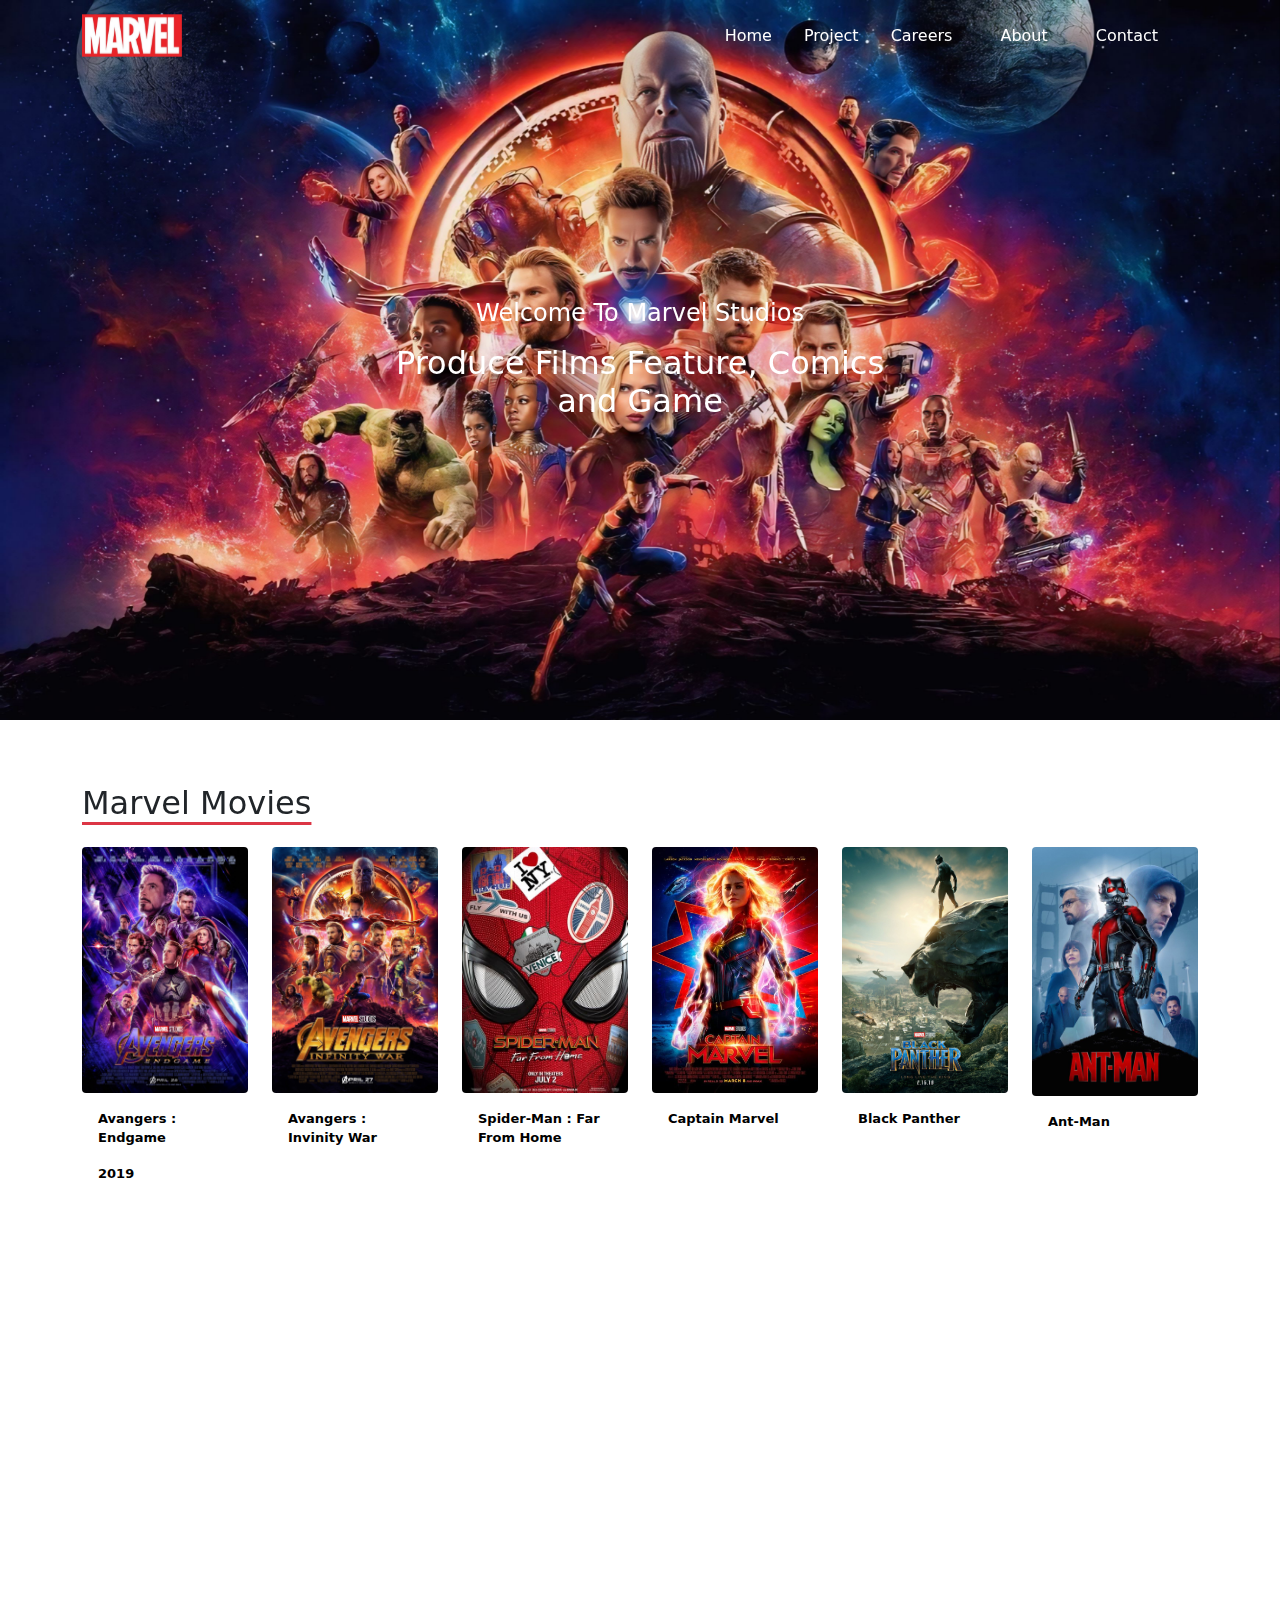
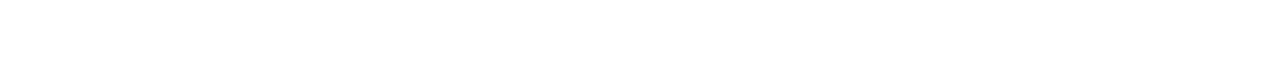
<file: index.html>
<!doctype html>
<html lang="en">
  <head>
    <meta charset="utf-8">
    <meta name="viewport" content="width=device-width, initial-scale=1">
    <title>Bootstrap demo</title>
    <link href="https://cdn.jsdelivr.net/npm/bootstrap@5.3.3/dist/css/bootstrap.min.css" rel="stylesheet" integrity="sha384-QWTKZyjpPEjISv5WaRU9OFeRpok6YctnYmDr5pNlyT2bRjXh0JMhjY6hW+ALEwIH" crossorigin="anonymous">

    <!-- Swipper -->
    <link rel="stylesheet" href="https://cdn.jsdelivr.net/npm/swiper@11/swiper-bundle.min.css" />
    <!-- Swipper -->

    <!-- AOS -->
    <link href="https://unpkg.com/aos@2.3.1/dist/aos.css" rel="stylesheet">
    <!-- AOS -->

    <link rel="stylesheet" href="style.css">
  </head>
  <body>
    <header>
        <nav class="navbar navbar-expand-lg fixed-top" style="background-color: transparent;">
            <div class="container">
                <a class="navbar-brand" href="#">
                    <img src="img/Iron Man Spider-Man Marvel Comics Logo Marvel Entertainment PNG - Free Download 1.svg" alt="Bootstrap" width="100" height="45">
                </a>
                <button class="navbar-toggler" type="button" data-bs-toggle="offcanvas" data-bs-target="#offcanvasNavbar" aria-controls="offcanvasNavbar" aria-label="Toggle navigation">
                    <span class="navbar-toggler-icon"></span>
                </button>
                <div class="offcanvas offcanvas-end" tabindex="-1" id="offcanvasNavbar" aria-labelledby="offcanvasNavbarLabel" style="background-color: black;">
                    <div class="offcanvas-header">
                      <h5 class="offcanvas-title" id="offcanvasNavbarLabel" style="color: red;">Marvel Studio</h5>
                      <button type="button" class="btn-close" data-bs-dismiss="offcanvas" aria-label="Close" style="background-color: white;"></button>
                    </div>
                    <div class="offcanvas-body">
                      <ul class="navbar-nav justify-content-end flex-grow-1 pe-3">
                        <li class="nav-item">
                            <a class="nav-link active px-4" aria-current="page" href="#" style="color: white;">Home</a>
                        </li>
                        <li class="nav-item dropdown">
                            <a class="nav-link" href="#" role="button" data-bs-toggle="dropdown" aria-expanded="false" style="color: white;">Project</a>
                            <ul class="dropdown-menu">
                              <li><a class="dropdown-item" href="#">Movies</a></li>
                              <li><a class="dropdown-item" href="#">Comics</a></li>
                            </ul>
                          </li>
                        <li class="nav-item">
                            <a class="nav-link active px-4" aria-current="page" href="#" style="color: white;">Careers</a>
                        </li>
                        <li class="nav-item">
                            <a class="nav-link active px-4" aria-current="page" href="#" style="color: white;">About</a>
                        </li>
                        <li class="nav-item">
                            <a class="nav-link active px-4" aria-current="page" href="#" style="color: white;">Contact</a>
                        </li>
                    </ul>
                    </div>
                </div>
                
            </div>
        </nav>
    </header>


    <!-- Home -->
    <div class="swiper home z-5" style="background-color: black;">
        <div class="z-2 position-absolute top-50 start-50 translate-middle p-5 rounded-3 text-sm-center" style="color: white;"><p><h4 data-aos="fade-up" data-aos-duration="1000" data-aos-offset="10"><span>Welcome To Marvel Studios</span></h4></p>
        <p><h2 data-aos="fade-up" data-aos-duration="1000" data-aos-offset="10">Produce Films Feature, Comics and Game</h2></p></div>
        <div class="swiper-wrapper">
            <div class="swiper-slide">       
                <img src="img/Endgame.jpg" class="img-fluid" alt="" height="">
            </div>
            <div class="swiper-slide">
                <img src="img/SpiderMan.jpg" class="img-fluid" alt="" height="">
            </div>
            <div class="swiper-slide">
                <img src="img/Venom.jpg" class="img-fluid" alt="" height="">
            </div>     
        </div>
    </div>

        <!-- Film -->
        <div class="container pt-5">
            <h2 class="text-decoration-underline link-underline-danger py-3 link-offset-2 link-underline-opacity-100" data-aos="fade-right" data-aos-duration="1000" data-aos-offset="10">Marvel Movies</h2>
            <div class="swiper mySwiper">
                <div class="swiper-wrapper">
                    <div class="row">
                        <div class="col-md-2 col-sm-4" data-aos="fade-up" data-aos-duration="1000" data-aos-offset="10">
                            <div class="card">
                                <a href="OvEndgame.html" class="text-decoration-none">
                                    <img src="img/endgame1.jpg" class="card-img-top" alt="...">
                                    <div class="card-body">
                                    <p class="card-text">Avangers : Endgame</p>
                                    <p class="card-text">2019</p>
                                    </div>
                                </a>
                            </div>
                        </div>
                        <div class="col-md-2 col-sm-4" data-aos="fade-up" data-aos-duration="1000" data-aos-offset="10">
                            <div class="card">
                                <a href="" class="text-decoration-none">
                                    <img src="img/infinityWar.jpg" class="card-img-top" alt="...">
                                    <div class="card-body">
                                    <p class="card-text">Avangers : Invinity War</p>
                                    </div>
                                </a>
                            </div>
                        </div>
                        <div class="col-md-2 col-sm-4" data-aos="fade-up" data-aos-duration="1000" data-aos-offset="10">
                            <div class="card">
                                <a href="OvSpiderManFFH.html" class="text-decoration-none">
                                    <img src="img/FarFromHome.jpg" class="card-img-top" alt="...">
                                    <div class="card-body">
                                    <p class="card-text">Spider-Man : Far From Home</p>
                                    </div>
                                </a>
                            </div>
                        </div>
                        <div class="col-md-2 col-sm-4" data-aos="fade-up" data-aos-duration="1000" data-aos-offset="10">
                            <div class="card">
                                <a href="OvCMarvel.html" class="text-decoration-none">
                                    <img src="img/captian marvel poster.jpeg" class="card-img-top" alt="...">
                                    <div class="card-body">
                                    <p class="card-text">Captain Marvel</p>
                                    </div>
                                </a>
                            </div>
                        </div>
                        <div class="col-md-2 col-sm-4" data-aos="fade-up" data-aos-duration="1000" data-aos-offset="10">
                            <div class="card">
                                <a href="" class="text-decoration-none">
                                    <img src="img/blackPanther.jpg" class="card-img-top" alt="...">
                                    <div class="card-body">
                                    <p class="card-text">Black Panther</p>
                                    </div>
                                </a>
                            </div>
                        </div>
                        <div class="col-md-2 col-sm-4" data-aos="fade-up" data-aos-duration="1000" data-aos-offset="10">
                            <div class="card">
                                <a href="OvAnt-Man.html" class="text-decoration-none">
                                    <img src="img/antman poster.jpeg" class="card-img-top" alt="...">
                                    <div class="card-body">
                                    <p class="card-text">Ant-Man</p>
                                    </div>
                                </a>
                            </div>
                        </div>
                    </div>
                </div>
            </div>
        </div>
        <div class="container pt-5">
            <h2 class="text-decoration-underline link-underline-danger py-3 link-offset-2 link-underline-opacity-100" data-aos="fade-right" data-aos-duration="1000" data-aos-offset="10">Marvel Comics</h2>
            <div class="swiper mySwiper">
                <div class="swiper-wrapper">
                    <div class="row">
                        <div class="col-md-2 col-sm-4" data-aos="fade-up" data-aos-duration="1000" data-aos-offset="10">
                            <div class="card">
                                <a href="MoonKnightCmc.html">
                                    <img src="img/moonComic.jpg" class="card-img-top" alt="...">
                                    <div class="card-body">
                                    <p class="card-text">Moon Knight: Fist of Khonshu</p>
                                    <p class="card-text">2024</p>
                                    </div>
                                </a>
                            </div>
                        </div>
                        <div class="col-md-2 col-sm-4" data-aos="fade-up" data-aos-duration="1000" data-aos-offset="10">
                            <div class="card">
                                <a href="">
                                    <img src="img/infinityWar.jpg" class="card-img-top" alt="...">
                                    <div class="card-body">
                                    <p class="card-text">Avangers : Invinity War</p>
                                    </div>
                                </a>
                            </div>
                        </div>
                        <div class="col-md-2 col-sm-4" data-aos="fade-up" data-aos-duration="1000" data-aos-offset="10">
                            <div class="card">
                                <a href="">
                                    <img src="img/Spiderman-NoWH.jpg" class="card-img-top" alt="...">
                                    <div class="card-body">
                                    <p class="card-text">Spider-Man : No Way Home</p>
                                    </div>
                                </a>
                            </div>
                        </div>
                        <div class="col-md-2 col-sm-4" data-aos="fade-up" data-aos-duration="1000" data-aos-offset="10">
                            <div class="card">
                                <a href="OvCMarvel.html">
                                    <img src="img/captian marvel poster.jpeg" class="card-img-top" alt="...">
                                    <div class="card-body">
                                    <p class="card-text">Captain Marvel</p>
                                    </div>
                                </a>
                            </div>
                        </div>
                        <div class="col-md-2 col-sm-4" data-aos="fade-up" data-aos-duration="1000" data-aos-offset="10">
                            <div class="card">
                                <a href="">
                                    <img src="img/blackPanther.jpg" class="card-img-top" alt="...">
                                    <div class="card-body">
                                    <p class="card-text">Black Panther</p>
                                    </div>
                                </a>
                            </div>
                        </div>
                        <div class="col-md-2 col-sm-4" data-aos="fade-up" data-aos-duration="1000" data-aos-offset="10">
                            <div class="card">
                                <a href="OvAnt-Man.html">
                                    <img src="img/antman poster.jpeg" class="card-img-top" alt="...">
                                    <div class="card-body">
                                    <p class="card-text">Ant-Man</p>
                                    </div>
                                </a>
                            </div>
                        </div>
                    </div>
                </div>
            </div>
        </div>

    <!-- Bootstrap -->
    <script src="https://cdn.jsdelivr.net/npm/bootstrap@5.3.3/dist/js/bootstrap.bundle.min.js" integrity="sha384-YvpcrYf0tY3lHB60NNkmXc5s9fDVZLESaAA55NDzOxhy9GkcIdslK1eN7N6jIeHz" crossorigin="anonymous"></script>

    <!-- Swipper -->
    <script src="https://cdn.jsdelivr.net/npm/swiper@11/swiper-bundle.min.js"></script>

    <!-- AOS -->
    <script src="https://unpkg.com/aos@2.3.1/dist/aos.js"></script>
    <script>
        AOS.init();
    </script>

    <script src="main.js"></script>
  </body>
</html>
</file>
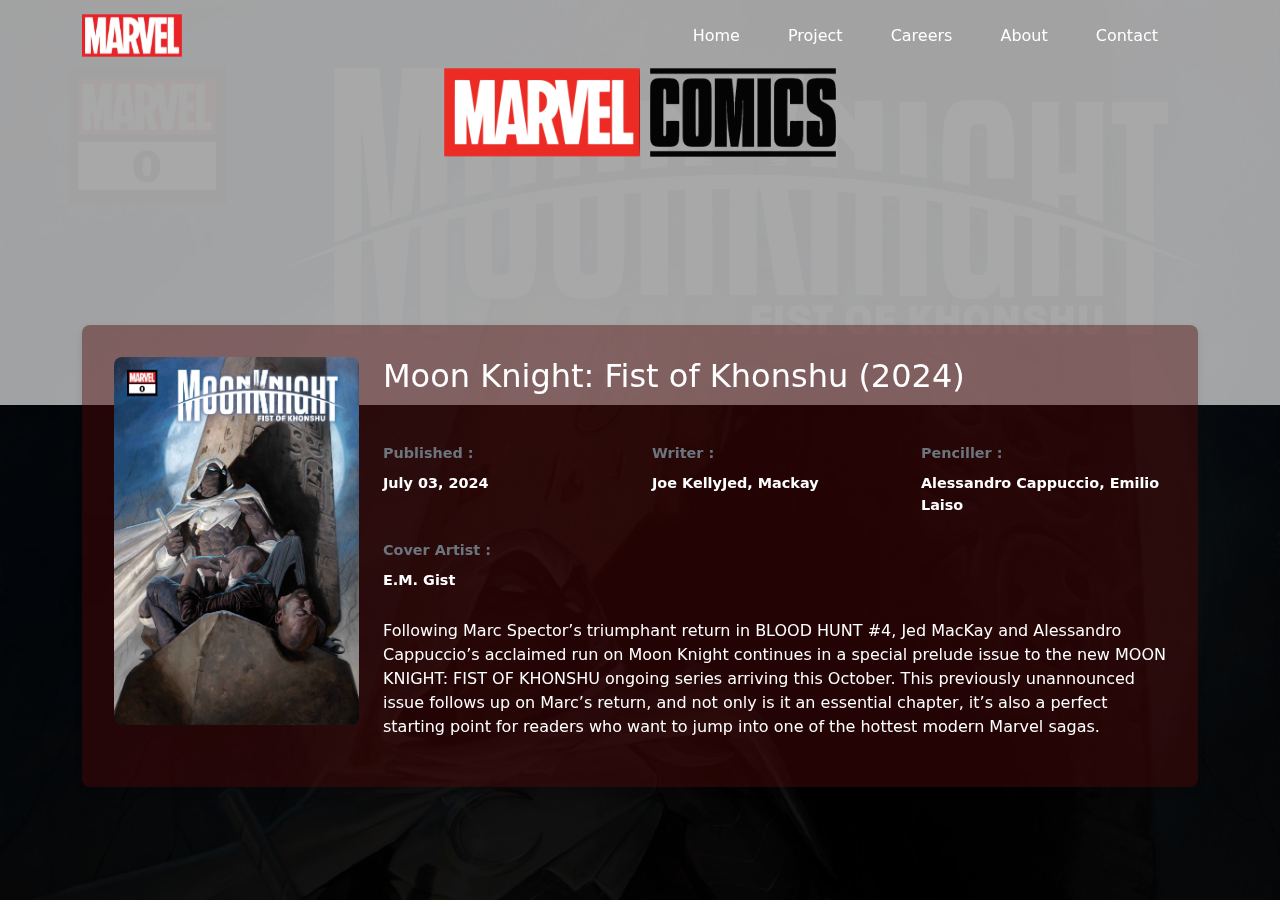
<file: MoonKnightCmc.html>
<!DOCTYPE html>
<html lang="en">

<head>
    <meta charset="UTF-8">
    <meta name="viewport" content="width=device-width, initial-scale=1.0">
    <title>Moon Knight: Fist of Khonshu (2024)|Comics Issue|Marvel</title>
    <link href="https://cdn.jsdelivr.net/npm/bootstrap@5.3.2/dist/css/bootstrap.min.css" rel="stylesheet">
    <link rel="stylesheet" href="style.css">

    <link href="https://unpkg.com/aos@2.3.1/dist/aos.css" rel="stylesheet">
</head>

<body class="comics">
    <header>
        <nav class="navbar navbar-expand-lg fixed-top" style="background-color: transparent;">
            <div class="container">
                <a class="navbar-brand" href="index.html">
                    <img src="img/Iron Man Spider-Man Marvel Comics Logo Marvel Entertainment PNG - Free Download 1.svg" alt="Bootstrap" width="100" height="45">
                </a>
                <button class="navbar-toggler" type="button" data-bs-toggle="offcanvas" data-bs-target="#offcanvasNavbar" aria-controls="offcanvasNavbar" aria-label="Toggle navigation">
                    <span class="navbar-toggler-icon""></span>
                </button>
                <div class="offcanvas offcanvas-end" tabindex="-1" id="offcanvasNavbar" aria-labelledby="offcanvasNavbarLabel" style="background-color: black;">
                    <div class="offcanvas-header">
                      <h5 class="offcanvas-title" id="offcanvasNavbarLabel" style="color: red;">Marvel Studio</h5>
                      <button type="button" class="btn-close" data-bs-dismiss="offcanvas" aria-label="Close" style="background-color: white;"></button>
                    </div>
                    <div class="offcanvas-body">
                      <ul class="navbar-nav justify-content-end flex-grow-1 pe-3">
                        <li class="nav-item">
                            <a class="nav-link active px-4" aria-current="page" href="index.html" style="color: white;">Home</a>
                        </li>
                        <li class="nav-item">
                            <a class="nav-link active px-4" aria-current="page" href="#" style="color: white;">Project</a>
                        </li>
                        <li class="nav-item">
                            <a class="nav-link active px-4" aria-current="page" href="#" style="color: white;">Careers</a>
                        </li>
                        <li class="nav-item">
                            <a class="nav-link active px-4" aria-current="page" href="#" style="color: white;">About</a>
                        </li>
                        <li class="nav-item">
                            <a class="nav-link active px-4" aria-current="page" href="#" style="color: white;">Contact</a>
                        </li>
                    </ul>
                    </div>
                </div>
                
            </div>
        </nav>
    </header>


    <div class="background-section-comics" data-aos="fade-down" data-aos-duration="1000" data-aos-offset="0">
        <img src="img/Marvel-Comics-Logo.png" alt="Avengers: Endgame Logo" class="movie-logo">
    </div>
    <div class="container">
        <div class="overview-section-comics" data-aos="fade-up" data-aos-duration="1000" data-aos-offset="10">
            <div class="row">
                <div class="col-md-3" data-aos="fade-left" data-aos-duration="1000" data-aos-offset="10">
                    <img src="img/moonComic.jpg"
                        alt="Avengers Endgame Poster" class="movie-poster">
                </div>
                <div class="col-md-9">
                    <h2 class="mb-4" data-aos="fade-up" data-aos-duration="1000" data-aos-offset="10">Moon Knight: Fist of Khonshu (2024)</h2>
                    

                    <div class="row mt-5">
                        <div class="col-md-4">
                            <div class="detail-content">
                                <div class="detail-label fw-bold">Published :</div>
                                <div class="desc-label-comics">July 03, 2024</div>
                            </div>
                        </div>
                        <div class="col-md-4">
                            <div class="detail-content">
                                <div class="detail-label fw-bold">Writer :</div>
                                <div class="desc-label-comics">Joe KellyJed, Mackay</div>
                            </div>
                        </div>
                        <div class="col-md-4">
                            <div class="detail-content fw-bold">
                                <div class="detail-label">Penciller :</div>
                                <div class="desc-label-comics">Alessandro Cappuccio, Emilio Laiso</div>
                            </div>
                        </div>
                        <div class="col-md-4">
                            <div class="detail-content fw-bold">
                                <div class="detail-label">Cover Artist :</div>
                                <div class="desc-label-comics">E.M. Gist</div>
                            </div>
                        </div>
                        <p data-aos="fade-up" data-aos-duration="1000" data-aos-offset="10" class="mt-1">Following Marc Spector’s triumphant return in BLOOD HUNT #4, Jed MacKay and Alessandro Cappuccio’s acclaimed run on Moon Knight continues in a special prelude issue to the new MOON KNIGHT: FIST OF KHONSHU ongoing series arriving this October. This previously unannounced issue follows up on Marc’s return, and not only is it an essential chapter, it’s also a perfect starting point for readers who want to jump into one of the hottest modern Marvel sagas.</p>
                    </div>
                </div>
                
            </div>
        </div>
    </div>

    <script src="https://cdn.jsdelivr.net/npm/bootstrap@5.3.2/dist/js/bootstrap.bundle.min.js"></script>

    <script src="https://unpkg.com/aos@2.3.1/dist/aos.js"></script>
    <script>
        AOS.init();
    </script>
</body>

</html>
</file>
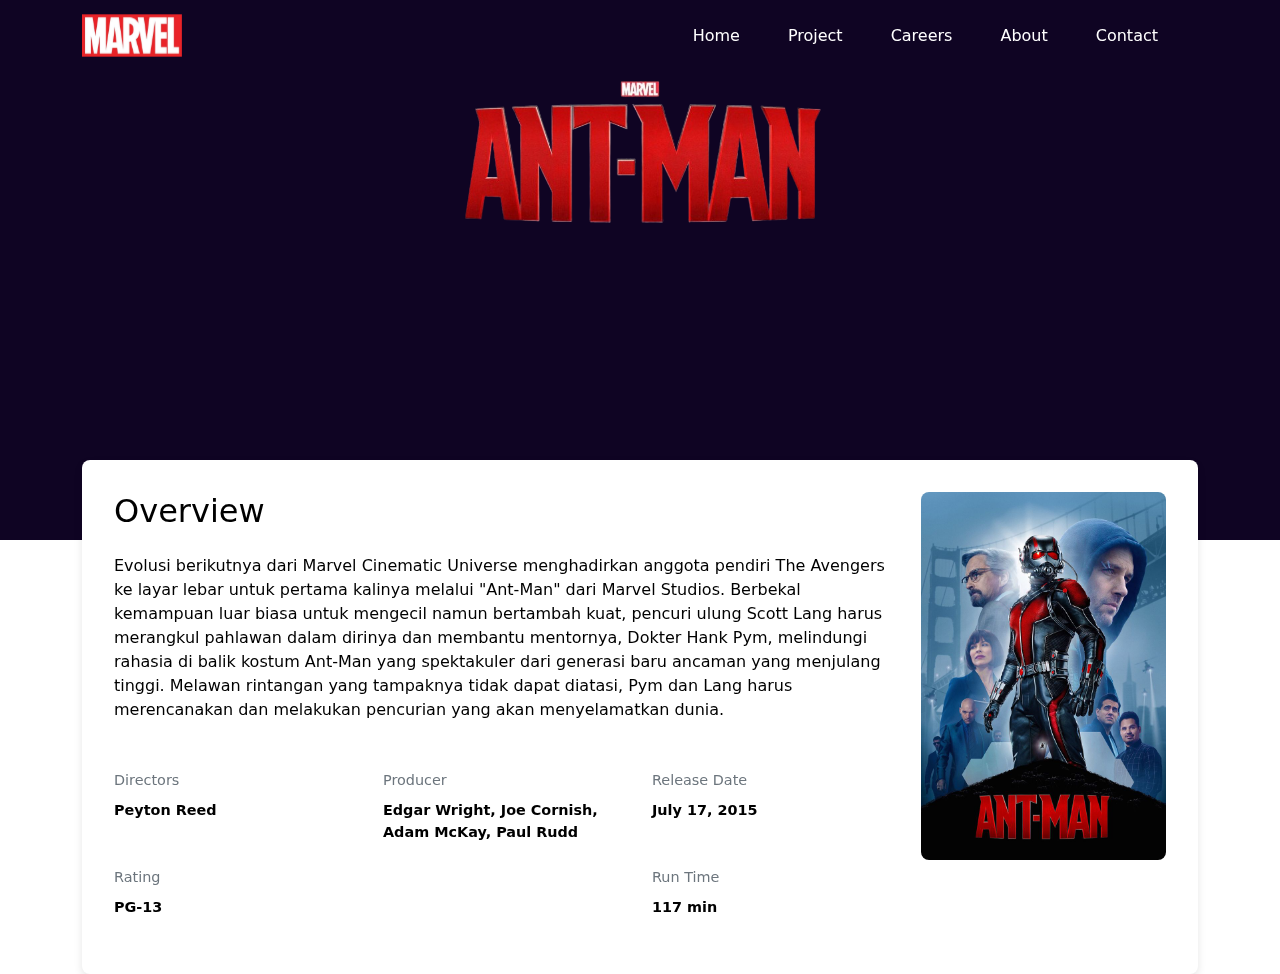
<file: OvAnt-Man.html>
<!DOCTYPE html>
<html lang="en">

<head>
    <meta charset="UTF-8">
    <meta name="viewport" content="width=device-width, initial-scale=1.0">
    <title>Avengers: Endgame</title>
    <link href="https://cdn.jsdelivr.net/npm/bootstrap@5.3.2/dist/css/bootstrap.min.css" rel="stylesheet">
    <link rel="stylesheet" href="style.css">

    <link href="https://unpkg.com/aos@2.3.1/dist/aos.css" rel="stylesheet">
</head>

<body>
    <header>
        <nav class="navbar navbar-expand-lg fixed-top" style="background-color: transparent;">
            <div class="container">
                <a class="navbar-brand" href="index.html">
                    <img src="img/Iron Man Spider-Man Marvel Comics Logo Marvel Entertainment PNG - Free Download 1.svg" alt="Bootstrap" width="100" height="45">
                </a>
                <button class="navbar-toggler" type="button" data-bs-toggle="offcanvas" data-bs-target="#offcanvasNavbar" aria-controls="offcanvasNavbar" aria-label="Toggle navigation">
                    <span class="navbar-toggler-icon""></span>
                </button>
                <div class="offcanvas offcanvas-end" tabindex="-1" id="offcanvasNavbar" aria-labelledby="offcanvasNavbarLabel" style="background-color: black;">
                    <div class="offcanvas-header">
                      <h5 class="offcanvas-title" id="offcanvasNavbarLabel" style="color: red;">Marvel Studio</h5>
                      <button type="button" class="btn-close" data-bs-dismiss="offcanvas" aria-label="Close" style="background-color: white;"></button>
                    </div>
                    <div class="offcanvas-body">
                      <ul class="navbar-nav justify-content-end flex-grow-1 pe-3">
                        <li class="nav-item">
                            <a class="nav-link active px-4" aria-current="page" href="index.html" style="color: white;">Home</a>
                        </li>
                        <li class="nav-item">
                            <a class="nav-link active px-4" aria-current="page" href="#" style="color: white;">Project</a>
                        </li>
                        <li class="nav-item">
                            <a class="nav-link active px-4" aria-current="page" href="#" style="color: white;">Careers</a>
                        </li>
                        <li class="nav-item">
                            <a class="nav-link active px-4" aria-current="page" href="#" style="color: white;">About</a>
                        </li>
                        <li class="nav-item">
                            <a class="nav-link active px-4" aria-current="page" href="#" style="color: white;">Contact</a>
                        </li>
                    </ul>
                    </div>
                </div>
                
            </div>
        </nav>
    </header>


    <div class="background-section" data-aos="fade-down" data-aos-duration="1000" data-aos-offset="0">
        <img src="img/antman_logo-removebg-preview.png" alt="Avengers: Endgame Logo" class="movie-logo">
    </div>
    <div class="container">
        <div class="overview-section" data-aos="fade-up" data-aos-duration="1000" data-aos-offset="10">
            <div class="row">
                <div class="col-md-9">
                    <h2 class="mb-4">Overview</h2>
                    <p  data-aos="fade-right" data-aos-duration="1000" data-aos-offset="10">Evolusi berikutnya dari Marvel Cinematic Universe menghadirkan anggota pendiri The Avengers ke layar lebar untuk pertama kalinya melalui "Ant-Man" dari Marvel Studios. Berbekal kemampuan luar biasa untuk mengecil namun bertambah kuat, pencuri ulung Scott Lang harus merangkul pahlawan dalam dirinya dan membantu mentornya, Dokter Hank Pym, melindungi rahasia di balik kostum Ant-Man yang spektakuler dari generasi baru ancaman yang menjulang tinggi. Melawan rintangan yang tampaknya tidak dapat diatasi, Pym dan Lang harus merencanakan dan melakukan pencurian yang akan menyelamatkan dunia.</p>

                    <div class="row mt-5">
                        <div class="col-md-4">
                            <div class="detail-content">
                                <div class="detail-label">Directors</div>
                                <div class="desc-label">Peyton Reed</div>
                            </div>
                        </div>
                        <div class="col-md-4">
                            <div class="detail-content">
                                <div class="detail-label">Producer</div>
                                <div class="desc-label">Edgar Wright, Joe Cornish, Adam McKay, Paul Rudd</div>
                            </div>
                        </div>
                        <div class="col-md-4">
                            <div class="detail-content">
                                <div class="detail-label">Release Date</div>
                                <div class="desc-label">July 17, 2015</div>
                            </div>
                        </div>
                    </div>

                    <div class="row">
                        <div class="col-md-4">
                            <div class="detail-content">
                                <div class="detail-label">Rating</div>
                                <div class="desc-label">PG-13</div>
                            </div>
                        </div>
                        <div class="col-md-4">
                            <div class="detail-content">
                            </div>
                        </div>
                        <div class="col-md-4">
                            <div class="detail-content">
                                <div class="detail-label">Run Time</div>
                                <div class="desc-label">117 min</div>
                            </div>
                        </div>
                    </div>
                </div>
                <div class="col-md-3" data-aos="fade-left" data-aos-duration="1000" data-aos-offset="10">
                    <img src="img/antman poster.jpeg"
                        alt="Ant-Man Poster" class="movie-poster">
                </div>
            </div>
        </div>
    </div>

    <script src="https://cdn.jsdelivr.net/npm/bootstrap@5.3.2/dist/js/bootstrap.bundle.min.js"></script>

    <script src="https://unpkg.com/aos@2.3.1/dist/aos.js"></script>
    <script>
        AOS.init();
    </script>
</body>

</html>
</file>
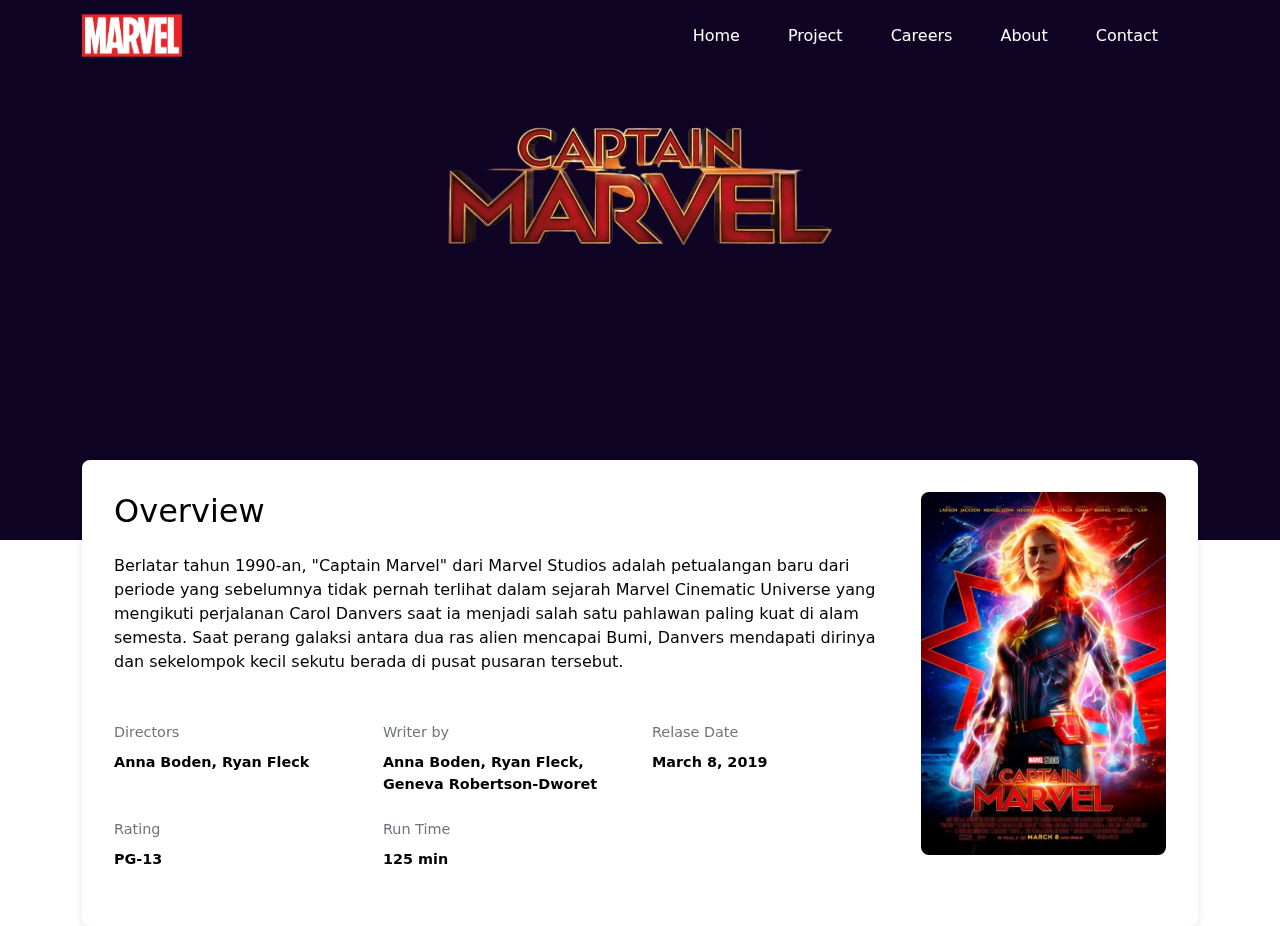
<file: OvCMarvel.html>
<!DOCTYPE html>
<html lang="en">

<head>
    <meta charset="UTF-8">
    <meta name="viewport" content="width=device-width, initial-scale=1.0">
    <title>Avengers: Endgame</title>
    <link href="https://cdn.jsdelivr.net/npm/bootstrap@5.3.2/dist/css/bootstrap.min.css" rel="stylesheet">
    <link rel="stylesheet" href="style.css">

    <link href="https://unpkg.com/aos@2.3.1/dist/aos.css" rel="stylesheet">
</head>

<body>

    <header>
        <nav class="navbar navbar-expand-lg fixed-top" style="background-color: transparent;">
            <div class="container">
                <a class="navbar-brand" href="index.html">
                    <img src="img/Iron Man Spider-Man Marvel Comics Logo Marvel Entertainment PNG - Free Download 1.svg" alt="Bootstrap" width="100" height="45">
                </a>
                <button class="navbar-toggler" type="button" data-bs-toggle="offcanvas" data-bs-target="#offcanvasNavbar" aria-controls="offcanvasNavbar" aria-label="Toggle navigation">
                    <span class="navbar-toggler-icon""></span>
                </button>
                <div class="offcanvas offcanvas-end" tabindex="-1" id="offcanvasNavbar" aria-labelledby="offcanvasNavbarLabel" style="background-color: black;">
                    <div class="offcanvas-header">
                      <h5 class="offcanvas-title" id="offcanvasNavbarLabel" style="color: red;">Marvel Studio</h5>
                      <button type="button" class="btn-close" data-bs-dismiss="offcanvas" aria-label="Close" style="background-color: white;"></button>
                    </div>
                    <div class="offcanvas-body">
                      <ul class="navbar-nav justify-content-end flex-grow-1 pe-3">
                        <li class="nav-item">
                            <a class="nav-link active px-4" aria-current="page" href="index.html" style="color: white;">Home</a>
                        </li>
                        <li class="nav-item">
                            <a class="nav-link active px-4" aria-current="page" href="#" style="color: white;">Project</a>
                        </li>
                        <li class="nav-item">
                            <a class="nav-link active px-4" aria-current="page" href="#" style="color: white;">Careers</a>
                        </li>
                        <li class="nav-item">
                            <a class="nav-link active px-4" aria-current="page" href="#" style="color: white;">About</a>
                        </li>
                        <li class="nav-item">
                            <a class="nav-link active px-4" aria-current="page" href="#" style="color: white;">Contact</a>
                        </li>
                    </ul>
                    </div>
                </div>
                
            </div>
        </nav>
    </header>

    <div class="background-section" data-aos="fade-down" data-aos-duration="1000" data-aos-offset="0">
        <img src="img/captian_marvel_logo_remove.png" alt="Captain: Marvel Logo" class="movie-logo">
    </div>
    <div class="container">
        <div class="overview-section"  data-aos="fade-up" data-aos-duration="1000" data-aos-offset="0">
            <div class="row">
                <div class="col-md-9">
                    <h2 class="mb-4">Overview</h2>
                    <p  data-aos="fade-right" data-aos-duration="1000" data-aos-offset="0">Berlatar tahun 1990-an, "Captain Marvel" dari Marvel Studios adalah petualangan baru dari periode yang sebelumnya tidak pernah terlihat dalam sejarah Marvel Cinematic Universe yang mengikuti perjalanan Carol Danvers saat ia menjadi salah satu pahlawan paling kuat di alam semesta. Saat perang galaksi antara dua ras alien mencapai Bumi, Danvers mendapati dirinya dan sekelompok kecil sekutu berada di pusat pusaran tersebut.</p>

                    <div class="row mt-5">
                        <div class="col-md-4">
                            <div class="detail-content">
                                <div class="detail-label">Directors</div>
                                <div class="desc-label">Anna Boden, Ryan Fleck</div>
                            </div>
                        </div>
                        <div class="col-md-4">
                            <div class="detail-content">
                                <div class="detail-label">Writer by</div>
                                <div class="desc-label">Anna Boden, Ryan Fleck, Geneva Robertson-Dworet</div>
                            </div>
                        </div>
                        <div class="col-md-4">
                            <div class="detail-content">
                                <div class="detail-label">Relase Date</div>
                                <div class="desc-label">March 8, 2019</div>
                            </div>
                        </div>
                    </div>
                    <div class="row">
                        <div class="col-md-4">
                            <div class="detail-content">
                                <div class="detail-label">Rating</div>
                                <div class="desc-label">PG-13</div>
                            </div>
                        </div>
                        <div class="col-md-4">
                            <div class="detail-content">
                                <div class="detail-label">Run Time</div>
                                <div class="desc-label">125 min</div>
                            </div>               
                        </div>
                    </div>
                </div>
                <div class="col-md-3"  data-aos="fade-left" data-aos-duration="1000" data-aos-offset="0">
                    <img src="img/captian marvel poster.jpeg"
                        alt="Captain Marvel Poster" class="movie-poster">
                </div>
            </div>
        </div>
    </div>

    <script src="https://cdn.jsdelivr.net/npm/bootstrap@5.3.2/dist/js/bootstrap.bundle.min.js"></script>

    <script src="https://unpkg.com/aos@2.3.1/dist/aos.js"></script>
    <script>
        AOS.init();
    </script>
</body>

</html>
</file>
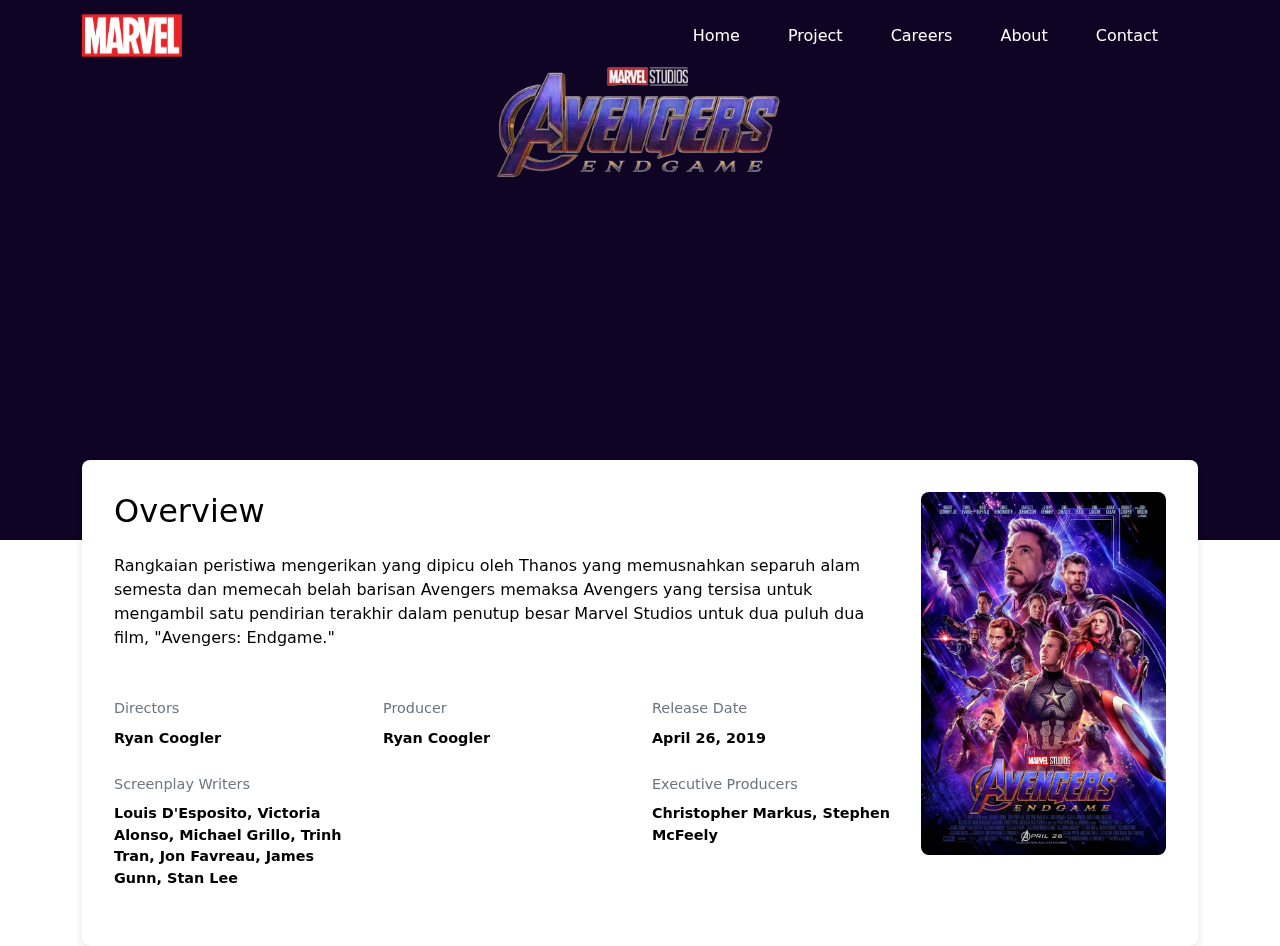
<file: OvEndgame.html>
<!DOCTYPE html>
<html lang="en">

<head>
    <meta charset="UTF-8">
    <meta name="viewport" content="width=device-width, initial-scale=1.0">
    <title>Avengers: Endgame</title>
    <link href="https://cdn.jsdelivr.net/npm/bootstrap@5.3.2/dist/css/bootstrap.min.css" rel="stylesheet">
    <link rel="stylesheet" href="style.css">

    <link href="https://unpkg.com/aos@2.3.1/dist/aos.css" rel="stylesheet">
</head>

<body>
    <header>
        <nav class="navbar navbar-expand-lg fixed-top" style="background-color: transparent;">
            <div class="container">
                <a class="navbar-brand" href="index.html">
                    <img src="img/Iron Man Spider-Man Marvel Comics Logo Marvel Entertainment PNG - Free Download 1.svg" alt="Bootstrap" width="100" height="45">
                </a>
                <button class="navbar-toggler" type="button" data-bs-toggle="offcanvas" data-bs-target="#offcanvasNavbar" aria-controls="offcanvasNavbar" aria-label="Toggle navigation">
                    <span class="navbar-toggler-icon""></span>
                </button>
                <div class="offcanvas offcanvas-end" tabindex="-1" id="offcanvasNavbar" aria-labelledby="offcanvasNavbarLabel" style="background-color: black;">
                    <div class="offcanvas-header">
                      <h5 class="offcanvas-title" id="offcanvasNavbarLabel" style="color: red;">Marvel Studio</h5>
                      <button type="button" class="btn-close" data-bs-dismiss="offcanvas" aria-label="Close" style="background-color: white;"></button>
                    </div>
                    <div class="offcanvas-body">
                      <ul class="navbar-nav justify-content-end flex-grow-1 pe-3">
                        <li class="nav-item">
                            <a class="nav-link active px-4" aria-current="page" href="index.html" style="color: white;">Home</a>
                        </li>
                        <li class="nav-item">
                            <a class="nav-link active px-4" aria-current="page" href="#" style="color: white;">Project</a>
                        </li>
                        <li class="nav-item">
                            <a class="nav-link active px-4" aria-current="page" href="#" style="color: white;">Careers</a>
                        </li>
                        <li class="nav-item">
                            <a class="nav-link active px-4" aria-current="page" href="#" style="color: white;">About</a>
                        </li>
                        <li class="nav-item">
                            <a class="nav-link active px-4" aria-current="page" href="#" style="color: white;">Contact</a>
                        </li>
                    </ul>
                    </div>
                </div>
                
            </div>
        </nav>
    </header>


    <div class="background-section" data-aos="fade-down" data-aos-duration="1000" data-aos-offset="0">
        <img src="img/hero.png" alt="Avengers: Endgame Logo" class="movie-logo">
    </div>
    <div class="container">
        <div class="overview-section" data-aos="fade-up" data-aos-duration="1000" data-aos-offset="10">
            <div class="row">
                <div class="col-md-9">
                    <h2 class="mb-4">Overview</h2>
                    <p  data-aos="fade-right" data-aos-duration="1000" data-aos-offset="10">Rangkaian peristiwa mengerikan yang dipicu oleh Thanos yang memusnahkan separuh alam semesta dan
                        memecah belah barisan Avengers memaksa Avengers yang tersisa untuk mengambil satu pendirian
                        terakhir dalam penutup besar Marvel Studios untuk dua puluh dua film, "Avengers: Endgame."</p>

                    <div class="row mt-5">
                        <div class="col-md-4">
                            <div class="detail-content">
                                <div class="detail-label">Directors</div>
                                <div class="desc-label">Ryan Coogler</div>
                            </div>
                        </div>
                        <div class="col-md-4">
                            <div class="detail-content">
                                <div class="detail-label">Producer</div>
                                <div class="desc-label">Ryan Coogler</div>
                            </div>
                        </div>
                        <div class="col-md-4">
                            <div class="detail-content">
                                <div class="detail-label">Release Date</div>
                                <div class="desc-label">April 26, 2019</div>
                            </div>
                        </div>
                    </div>

                    <div class="row">
                        <div class="col-md-4">
                            <div class="detail-content">
                                <div class="detail-label">Screenplay Writers</div>
                                <div class="desc-label">Louis D'Esposito, Victoria Alonso, Michael Grillo, Trinh Tran,
                                    Jon Favreau, James
                                    Gunn, Stan Lee</div>
                            </div>
                        </div>
                        <div class="col-md-4">
                            <div class="detail-content">
                            </div>
                        </div>
                        <div class="col-md-4">
                            <div class="detail-content">
                                <div class="detail-label">Executive Producers</div>
                                <div class="desc-label">Christopher Markus, Stephen McFeely</div>
                            </div>
                        </div>
                    </div>
                </div>
                <div class="col-md-3" data-aos="fade-left" data-aos-duration="1000" data-aos-offset="10">
                    <img src="img/endgame1.jpg"
                        alt="Avengers Endgame Poster" class="movie-poster">
                </div>
            </div>
        </div>
    </div>

    <script src="https://cdn.jsdelivr.net/npm/bootstrap@5.3.2/dist/js/bootstrap.bundle.min.js"></script>

    <script src="https://unpkg.com/aos@2.3.1/dist/aos.js"></script>
    <script>
        AOS.init();
    </script>
</body>

</html>
</file>
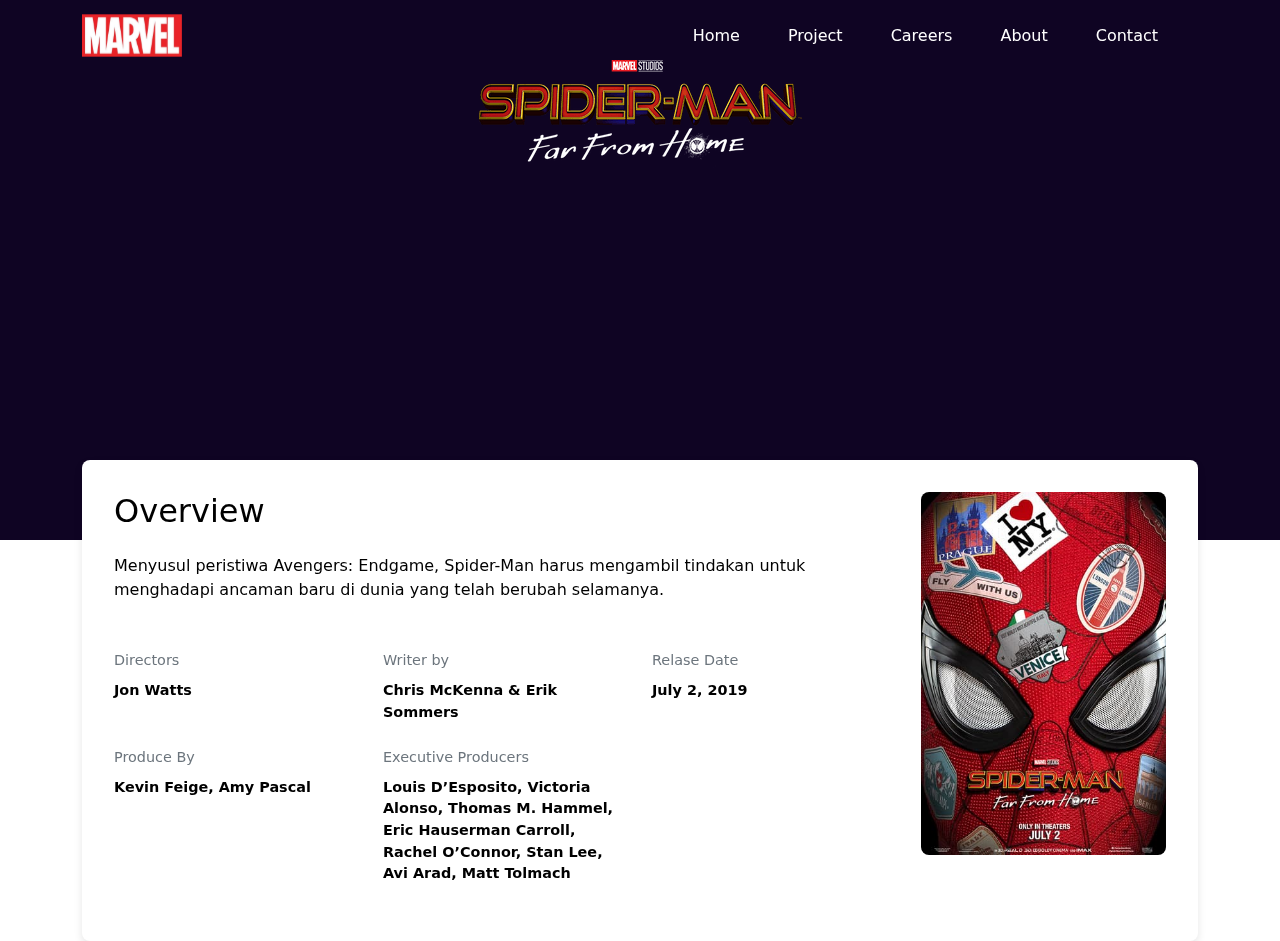
<file: OvSpiderManFFH.html>
<!DOCTYPE html>
<html lang="en">

<head>
    <meta charset="UTF-8">
    <meta name="viewport" content="width=device-width, initial-scale=1.0">
    <title>Avengers: Endgame</title>
    <link href="https://cdn.jsdelivr.net/npm/bootstrap@5.3.2/dist/css/bootstrap.min.css" rel="stylesheet">
    <link rel="stylesheet" href="style.css">

    <link href="https://unpkg.com/aos@2.3.1/dist/aos.css" rel="stylesheet">
</head>

<body>

    <header>
        <nav class="navbar navbar-expand-lg fixed-top" style="background-color: transparent;">
            <div class="container">
                <a class="navbar-brand" href="index.html">
                    <img src="img/Iron Man Spider-Man Marvel Comics Logo Marvel Entertainment PNG - Free Download 1.svg" alt="Bootstrap" width="100" height="45">
                </a>
                <button class="navbar-toggler" type="button" data-bs-toggle="offcanvas" data-bs-target="#offcanvasNavbar" aria-controls="offcanvasNavbar" aria-label="Toggle navigation">
                    <span class="navbar-toggler-icon""></span>
                </button>
                <div class="offcanvas offcanvas-end" tabindex="-1" id="offcanvasNavbar" aria-labelledby="offcanvasNavbarLabel" style="background-color: black;">
                    <div class="offcanvas-header">
                      <h5 class="offcanvas-title" id="offcanvasNavbarLabel" style="color: red;">Marvel Studio</h5>
                      <button type="button" class="btn-close" data-bs-dismiss="offcanvas" aria-label="Close" style="background-color: white;"></button>
                    </div>
                    <div class="offcanvas-body">
                      <ul class="navbar-nav justify-content-end flex-grow-1 pe-3">
                        <li class="nav-item">
                            <a class="nav-link active px-4" aria-current="page" href="index.html" style="color: white;">Home</a>
                        </li>
                        <li class="nav-item">
                            <a class="nav-link active px-4" aria-current="page" href="#" style="color: white;">Project</a>
                        </li>
                        <li class="nav-item">
                            <a class="nav-link active px-4" aria-current="page" href="#" style="color: white;">Careers</a>
                        </li>
                        <li class="nav-item">
                            <a class="nav-link active px-4" aria-current="page" href="#" style="color: white;">About</a>
                        </li>
                        <li class="nav-item">
                            <a class="nav-link active px-4" aria-current="page" href="#" style="color: white;">Contact</a>
                        </li>
                    </ul>
                    </div>
                </div>
                
            </div>
        </nav>
    </header>

    <div class="background-section" data-aos="fade-down" data-aos-duration="1000" data-aos-offset="0">
        <img src="img/FARFROMHOME_S-M.png" alt="Spider-Man: Far From Home Logo" class="movie-logo">
    </div>
    <div class="container">
        <div class="overview-section"  data-aos="fade-up" data-aos-duration="1000" data-aos-offset="0">
            <div class="row">
                <div class="col-md-9">
                    <h2 class="mb-4">Overview</h2>
                    <p  data-aos="fade-right" data-aos-duration="1000" data-aos-offset="0">Menyusul peristiwa Avengers: Endgame, Spider-Man harus mengambil tindakan untuk menghadapi ancaman baru di dunia yang telah berubah selamanya.</p>

                    <div class="row mt-5">
                        <div class="col-md-4">
                            <div class="detail-content">
                                <div class="detail-label">Directors</div>
                                <div class="desc-label">Jon Watts</div>
                            </div>
                        </div>
                        <div class="col-md-4">
                            <div class="detail-content">
                                <div class="detail-label">Writer by</div>
                                <div class="desc-label">Chris McKenna & Erik Sommers</div>
                            </div>
                        </div>
                        <div class="col-md-4">
                            <div class="detail-content">
                                <div class="detail-label">Relase Date</div>
                                <div class="desc-label">July 2, 2019</div>
                            </div>
                        </div>
                    </div>
                    <div class="row">
                        <div class="col-md-4">
                            <div class="detail-content">
                                <div class="detail-label">Produce By</div>
                                <div class="desc-label">Kevin Feige, Amy Pascal</div>
                            </div>
                        </div>
                        <div class="col-md-4">
                            <div class="detail-content">
                                <div class="detail-label">Executive Producers</div>
                                <div class="desc-label">Louis D’Esposito, Victoria Alonso, Thomas M. Hammel, Eric Hauserman Carroll, Rachel O’Connor, Stan Lee, Avi Arad, Matt Tolmach</div>
                            </div>               
                        </div>
                    </div>
                </div>
                <div class="col-md-3"  data-aos="fade-left" data-aos-duration="1000" data-aos-offset="0">
                    <img src="img/FarFromHome.jpg"
                        alt="Captain Marvel Poster" class="movie-poster">
                </div>
            </div>
        </div>
    </div>

    <script src="https://cdn.jsdelivr.net/npm/bootstrap@5.3.2/dist/js/bootstrap.bundle.min.js"></script>

    <script src="https://unpkg.com/aos@2.3.1/dist/aos.js"></script>
    <script>
        AOS.init();
    </script>
</body>

</html>
</file>
<file: style.css>
*{
    margin: 0;
    padding: 0;
}


.card a p{
    font-size: small;
    font-weight: bold;
    color: #000000;
    text-decoration: none;
}

.navbar-nav li{
    position: relative;
}

.navbar-nav li a::after{
    content: "";
    width: 0;
    height: 3px;
    background: red;
    border-radius: 7px;
    position: absolute;
    bottom: 3px;
    left: 0;
    transition: 0.4s all linear;
}

.navbar-nav li a:hover::after{
    width: 100%;
}

.card{
    border: 0px solid transparent;
}

.card img{
    border-radius: 4px;
    transition: all 0.5s;
}

.card img:hover{
    transform: translateY(-10px);
    transition: all 0.2s linear;
}

/* Overview */
.background-section {
    height: 60vh;
    background-color: rgb(15, 4, 35);
}
.background-section-comics {
    height: 45vh;
    background-color: rgba(255, 255, 255, 0.63);
}

.background-section img{
    padding-top: 60px;
}

.movie-logo {
    max-width: 400px;
    margin: 0 auto 1rem auto;
    display: block;
    z-index: 10;
    position: relative;
}

.overview-section {
    background-color: white;
    color: black;
    padding: 2rem;
    border-radius: 8px;
    margin-top: -5rem;
    box-shadow: 0 4px 8px rgba(0, 0, 0, 0.1);
    position: relative;
    z-index: 5;
}
.overview-section-comics {
    background-color: rgba(82, 7, 7, 0.432);
    background-blend-mode: darken;
    color: rgb(255, 255, 255);
    padding: 2rem;
    border-radius: 8px;
    margin-top: -5rem;
    box-shadow: 0 4px 8px rgba(0, 0, 0, 0.1);
    position: relative;
    z-index: 5;
}

.movie-poster {
    max-width: 100%;
    height: auto;
    border-radius: 8px;
}

.detail-label {
    color: #6c757d;
    font-size: 0.9rem;
    margin-bottom: 0.5rem;
}

.desc-label {
    color: #000000;
    font-size: 0.9rem;
    margin-bottom: 0.5rem;
    font-weight: bold;
}
.desc-label-comics {
    color: white;
    font-size: 0.9rem;
    margin-bottom: 0.5rem;
    font-weight: bold;
}

.detail-content {
    margin-bottom: 1.5rem;
}

/* comics */
.comics{
    background-image: url(img/moonComic.jpg);
    background-size: cover;
    background-color: #000000ec;
    background-blend-mode: darken;
}
</file>
